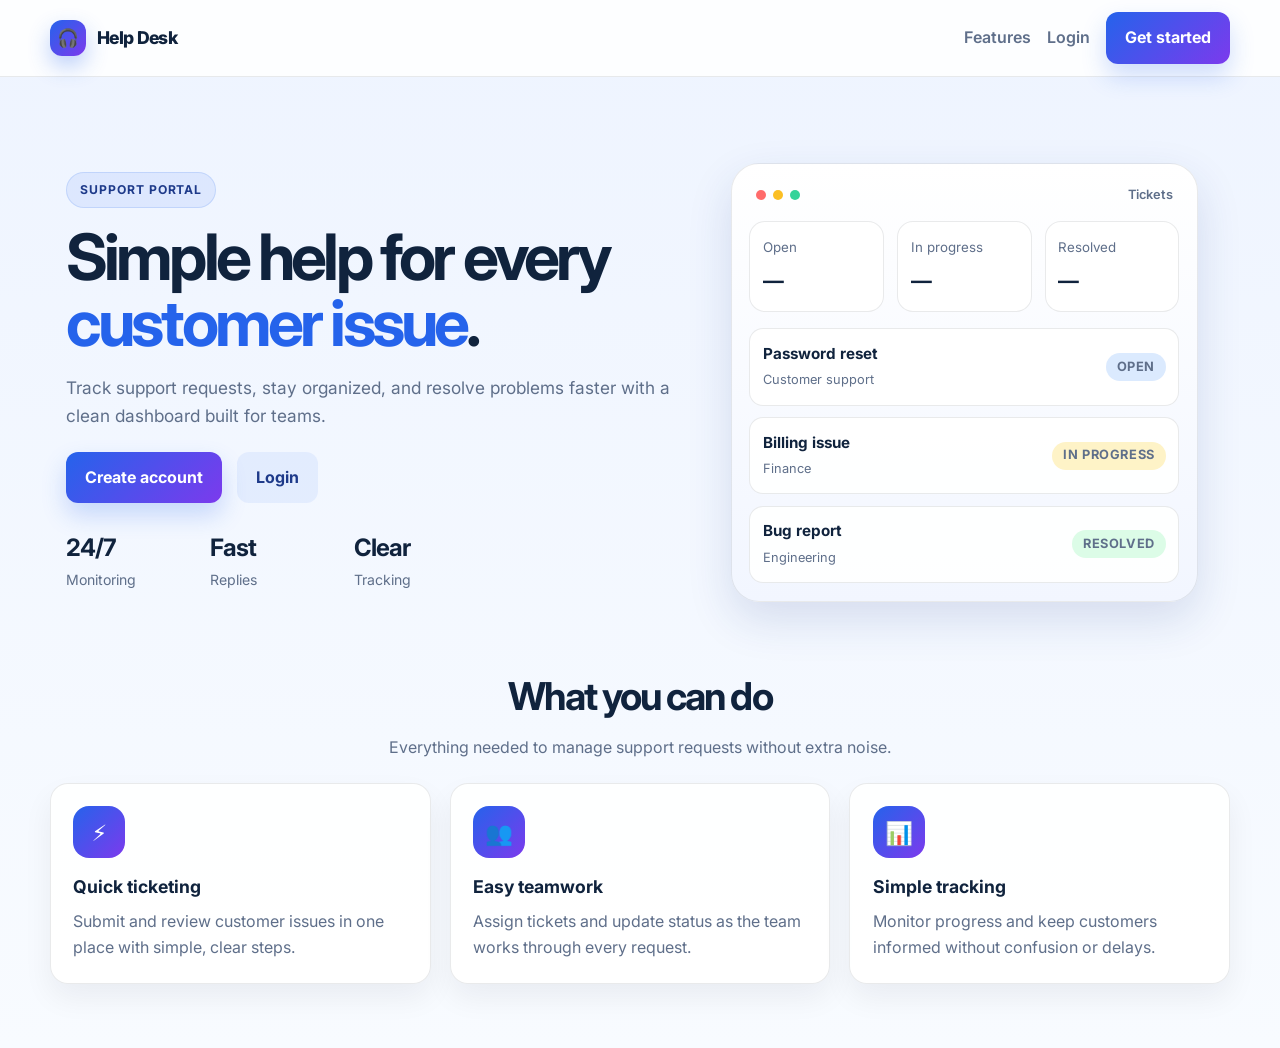
<file: helpdesk-frontend/index.html>
<!doctype html>
<html lang="en">
  <head>
    <meta charset="UTF-8" />
    <meta name="viewport" content="width=device-width, initial-scale=1.0" />
    <meta
      name="description"
      content="Help Desk support portal for managing customer issues."
    />
    <link
      href="https://fonts.googleapis.com/css2?family=Inter:wght@400;500;600;700;800&display=swap"
      rel="stylesheet"
    />
    <link rel="stylesheet" href="style.css" />
    <title>Help Desk</title>
  </head>
  <body>
    <!-- This is the landing page for the whole app. It routes users into the sign-in or sign-up flow. -->
    <header class="site-header">
      <div class="header-inner">
        <a href="index.html" class="brand" aria-label="Help Desk home">
          <span class="brand-mark">🎧</span>
          <span>Help Desk</span>
        </a>

        <nav class="header-nav" aria-label="Main navigation">
          <a href="#features" class="nav-link">Features</a>
          <a href="login.html" class="nav-link">Login</a>
          <a href="register.html" class="primary-btn">Get started</a>
        </nav>
      </div>
    </header>

    <main class="page-wrap">
      <section class="hero">
        <div class="hero-copy">
          <span class="eyebrow">Support portal</span>
          <h1>Simple help for every <strong>customer issue</strong>.</h1>
          <p class="hero-subtitle">
            Track support requests, stay organized, and resolve problems faster
            with a clean dashboard built for teams.
          </p>

          <div class="cta-row">
            <a href="register.html" class="primary-btn">Create account</a>
            <a href="login.html" class="secondary-btn">Login</a>
          </div>

          <div class="hero-stats">
            <div class="stat">
              <strong>24/7</strong>
              <span>Monitoring</span>
            </div>
            <div class="stat">
              <strong>Fast</strong>
              <span>Replies</span>
            </div>
            <div class="stat">
              <strong>Clear</strong>
              <span>Tracking</span>
            </div>
          </div>
        </div>

        <div class="hero-panel" aria-label="Dashboard preview">
          <div class="panel-window">
            <div class="panel-header">
              <div class="dots" aria-hidden="true">
                <span class="dot red"></span>
                <span class="dot yellow"></span>
                <span class="dot green"></span>
              </div>
              <span>Tickets</span>
            </div>

            <div class="preview-metrics">
              <div class="metric-card">
                <small>Open</small>
                <strong id="open-ticket-count">—</strong>
              </div>
              <div class="metric-card">
                <small>In progress</small>
                <strong id="in-progress-ticket-count">—</strong>
              </div>
              <div class="metric-card">
                <small>Resolved</small>
                <strong id="resolved-ticket-count">—</strong>
              </div>
            </div>

            <div class="preview-list">
              <div class="preview-item">
                <div>
                  <strong>Password reset</strong>
                  <span>Customer support</span>
                </div>
                <span class="badge badge-open">Open</span>
              </div>
              <div class="preview-item">
                <div>
                  <strong>Billing issue</strong>
                  <span>Finance</span>
                </div>
                <span class="badge badge-progress">In progress</span>
              </div>
              <div class="preview-item">
                <div>
                  <strong>Bug report</strong>
                  <span>Engineering</span>
                </div>
                <span class="badge badge-resolved">Resolved</span>
              </div>
            </div>
          </div>
        </div>
      </section>

      <section id="features" class="feature-section">
        <div class="section-header">
          <h2>What you can do</h2>
          <p>
            Everything needed to manage support requests without extra noise.
          </p>
        </div>

        <div class="feature-grid">
          <article class="feature-card">
            <div class="feature-icon">⚡</div>
            <h3>Quick ticketing</h3>
            <p>
              Submit and review customer issues in one place with simple, clear
              steps.
            </p>
          </article>

          <article class="feature-card">
            <div class="feature-icon">👥</div>
            <h3>Easy teamwork</h3>
            <p>
              Assign tickets and update status as the team works through every
              request.
            </p>
          </article>

          <article class="feature-card">
            <div class="feature-icon">📊</div>
            <h3>Simple tracking</h3>
            <p>
              Monitor progress and keep customers informed without confusion or
              delays.
            </p>
          </article>
        </div>
      </section>
    </main>

    <script>
      // The landing page has no session yet, so it asks the public stats endpoint for live ticket totals.
      fetch("http://localhost:8080/api/tickets/stats")
        .then((response) => {
          if (!response.ok) throw new Error("Could not load ticket statistics");
          return response.json();
        })
        .then((stats) => {
          document.getElementById("open-ticket-count").textContent = stats.open;
          document.getElementById("in-progress-ticket-count").textContent =
            stats.inProgress;
          document.getElementById("resolved-ticket-count").textContent =
            stats.resolved;
        })
        .catch(() => {
          // Keep an em dash visible when the backend or MongoDB is unavailable.
        });

      // If the user has a stored session, skip the landing page and jump straight to the dashboard.
      try {
        const user = localStorage.getItem("helpdesk_user");
        if (user) window.location.href = "dashboard.html";
      } catch (_) {}
    </script>
  </body>
</html>
</file>
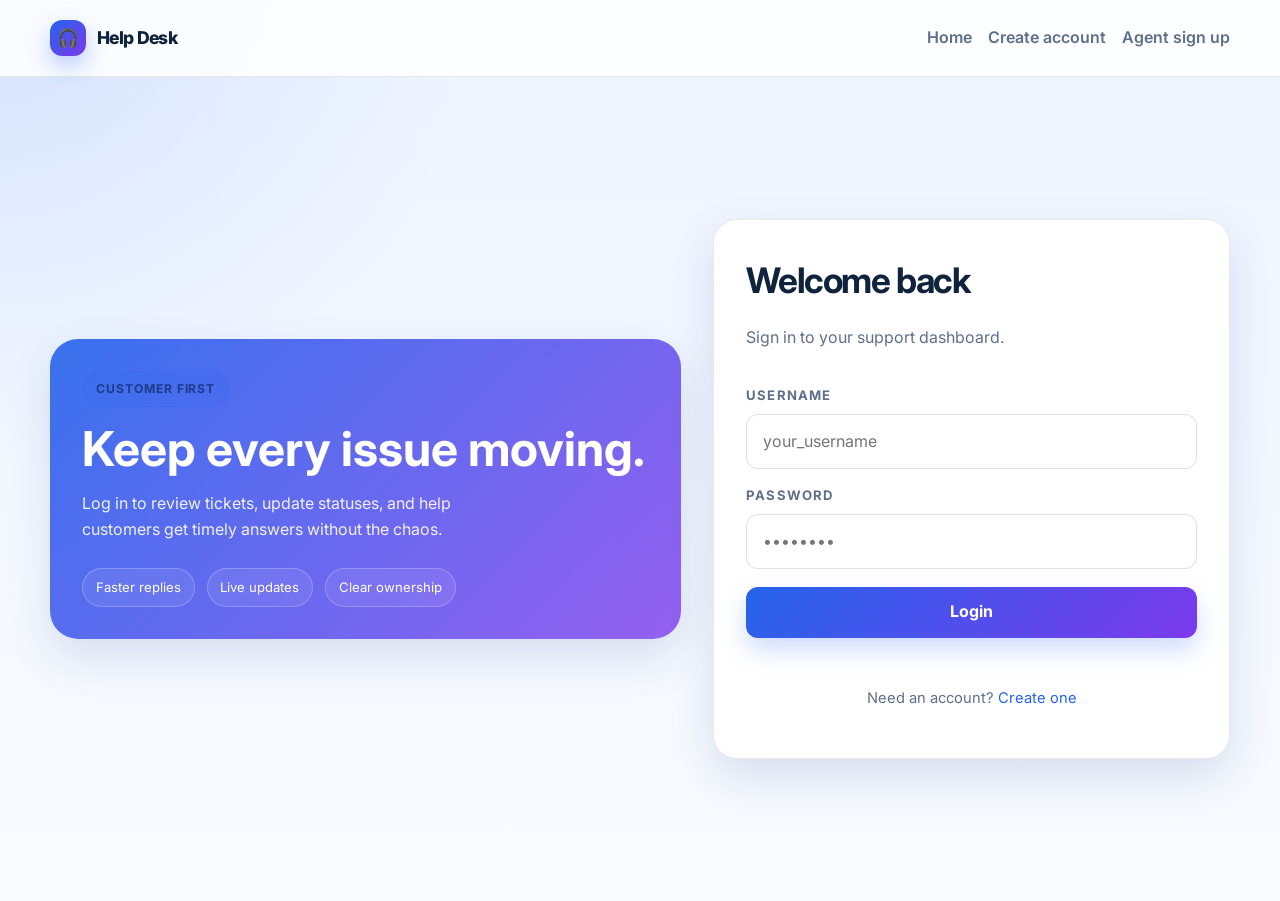
<file: helpdesk-frontend/dashboard.html>
<!DOCTYPE html>
<html lang="en">
<head>
  <meta charset="UTF-8">
  <meta name="viewport" content="width=device-width, initial-scale=1.0">
  <meta name="description" content="Main Help Desk dashboard for ticket management and support workflows.">
  <link href="https://fonts.googleapis.com/css2?family=Inter:wght@400;500;600;700;800&display=swap" rel="stylesheet">
  <link rel="stylesheet" href="style.css">
  <title>Dashboard — Help Desk</title>
</head>
<body>
  <!-- The dashboard is the main app shell after login. It switches between customer and agent views based on the stored user role. -->
  <header class="site-header">
    <div class="header-inner">
      <a href="index.html" class="brand" aria-label="Help Desk home">
        <span class="brand-mark">🎧</span>
        <span>Help Desk</span>
      </a>

      <div class="stack">
        <span id="welcome-text" class="welcome-badge"></span>
        <button id="logout-btn">Logout</button>
      </div>
    </div>
  </header>

  <main class="dashboard-shell">
    <div class="dashboard-topbar">
      <h1>Support dashboard</h1>
    </div>

    <!-- Tabs are the routing mechanism for this single-page dashboard. -->
    <nav class="tab-nav" id="tab-nav" aria-label="Ticket sections">
      <button class="tab-btn active" data-tab="tickets">My Tickets</button>
      <button class="tab-btn" data-tab="new-ticket">New Ticket</button>
      <button class="tab-btn agent-only hidden" data-tab="all-tickets">All Tickets</button>
    </nav>

    <section id="tab-tickets" class="tab-content">
      <div class="card">
        <div class="card-header">
          <h2 id="tickets-heading">My Tickets</h2>
          <button id="refresh-tickets-btn" class="btn-sm">↻ Refresh</button>
        </div>
        <div id="tickets-list"><p class="muted">Loading…</p></div>
      </div>
    </section>

    <section id="tab-new-ticket" class="tab-content hidden">
      <div class="card form-card">
        <div class="card-header">
          <h2>Raise a ticket</h2>
        </div>

        <label class="field-label" for="nt-title">Title</label>
        <input id="nt-title" type="text" placeholder="Brief summary of the issue" />

        <label class="field-label" for="nt-desc">Description</label>
        <textarea id="nt-desc" placeholder="Describe the issue in detail…"></textarea>

        <label class="field-label" for="nt-priority">Priority</label>
        <select id="nt-priority">
          <option value="LOW">Low</option>
          <option value="MEDIUM" selected>Medium</option>
          <option value="HIGH">High</option>
        </select>

        <button id="nt-submit" class="btn-full">Submit ticket</button>
        <p id="nt-msg" class="msg"></p>
      </div>
    </section>

    <section id="tab-all-tickets" class="tab-content hidden">
      <div class="card">
        <div class="card-header">
          <h2>All Tickets</h2>
          <button id="refresh-all-btn" class="btn-sm">↻ Refresh</button>
        </div>
        <div id="all-tickets-list"><p class="muted">Loading…</p></div>
      </div>
    </section>
  </main>

  <div id="modal-overlay" class="modal-overlay hidden">
    <div class="modal-box">
      <div class="modal-header">
        <h2 id="modal-title"></h2>
        <button id="modal-close" class="btn-sm">✕</button>
      </div>

      <div id="modal-meta" class="modal-meta"></div>
      <p id="modal-desc"></p>

      <!-- Agent-only controls appear when the logged-in user has an AGENT or ADMIN role. -->
      <div id="agent-actions" class="hidden">
        <div class="agent-actions-row">
          <select id="assign-agent-select"></select>
          <button id="assign-agent-btn" class="btn-sm">Assign agent</button>
          <select id="status-select">
            <option value="OPEN">OPEN</option>
            <option value="IN_PROGRESS">IN PROGRESS</option>
            <option value="RESOLVED">RESOLVED</option>
            <option value="CLOSED">CLOSED</option>
          </select>
          <button id="update-status-btn" class="btn-sm">Update status</button>
        </div>
        <p id="agent-action-msg" class="msg"></p>
      </div>

      <div id="admin-delete" class="hidden">
        <button id="delete-ticket-btn" class="btn-danger btn-sm">Delete ticket</button>
        <p id="delete-msg" class="msg"></p>
      </div>

      <div class="divider"></div>
      <h3>Comments</h3>
      <div id="comments-list" class="comments-list"></div>
      <textarea id="comment-body" placeholder="Write a comment…"></textarea>
      <button id="post-comment-btn" class="btn-sm">Post comment</button>
      <p id="comment-msg" class="msg"></p>
    </div>
  </div>

  <script src="app.js"></script>
</body>
</html>
</file>
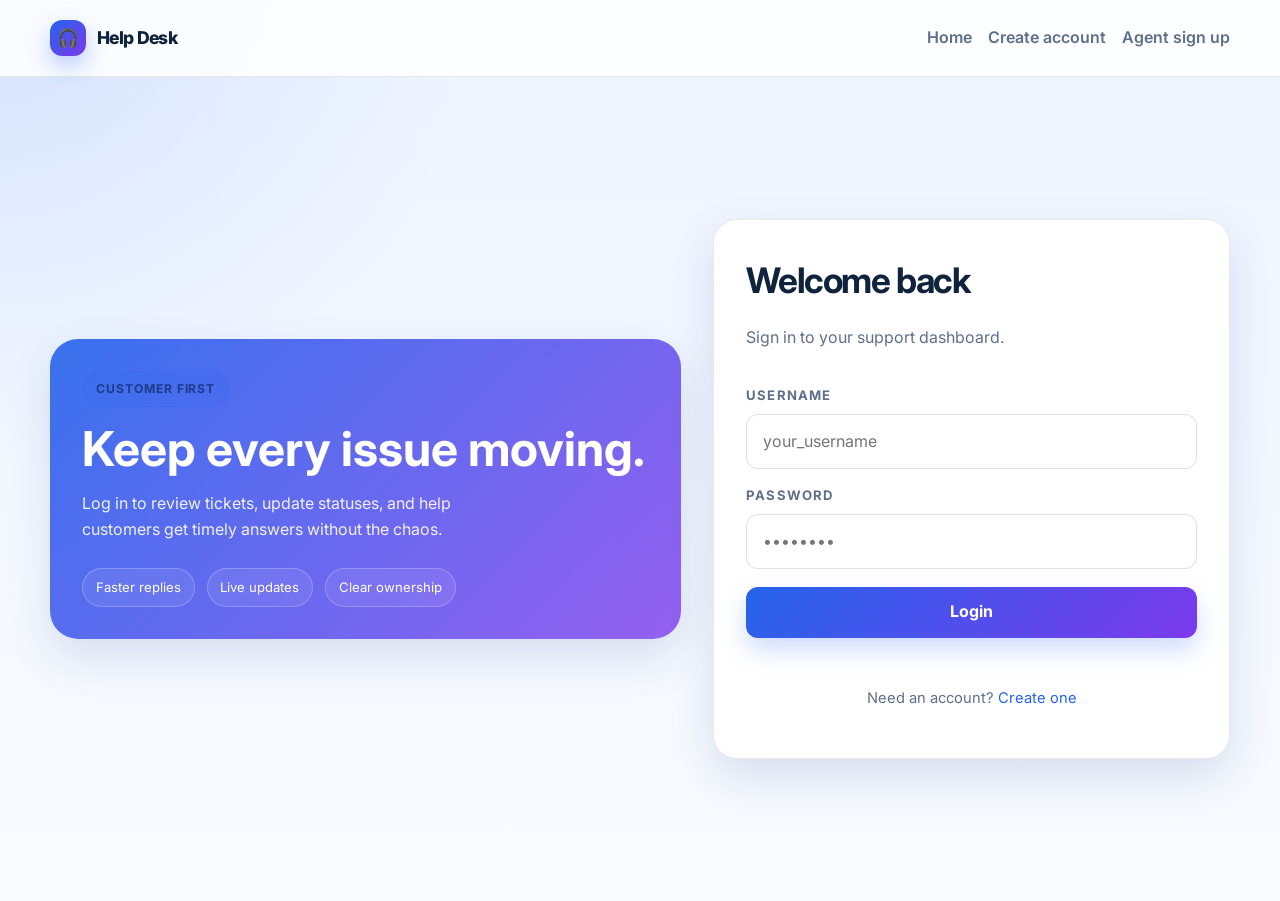
<file: helpdesk-frontend/login.html>
<!DOCTYPE html>
<html lang="en">
<head>
  <meta charset="UTF-8">
  <meta name="viewport" content="width=device-width, initial-scale=1.0">
  <meta name="description" content="Help Desk login page for agents and customers.">
  <link href="https://fonts.googleapis.com/css2?family=Inter:wght@400;500;600;700;800&display=swap" rel="stylesheet">
  <link rel="stylesheet" href="style.css">
  <title>Login — Help Desk</title>
</head>
<body class="auth-page">
  <!-- The public header is shared across the marketing/auth pages so the app feels like one system. -->
  <header class="site-header">
    <div class="header-inner">
      <a href="index.html" class="brand" aria-label="Help Desk home">
        <span class="brand-mark">🎧</span>
        <span>Help Desk</span>
      </a>
      <nav class="header-nav" aria-label="Main navigation">
        <a href="index.html" class="nav-link">Home</a>
        <a href="register.html" class="nav-link">Create account</a>
        <a href="register-agent.html" class="nav-link">Agent sign up</a>
      </nav>
    </div>
  </header>

  <main class="auth-shell">
    <!-- The left side explains the value of the platform and keeps the login page branded. -->
    <section class="auth-visual" aria-label="Support benefits overview">
      <span class="eyebrow">Customer first</span>
      <h2>Keep every issue moving.</h2>
      <p>Log in to review tickets, update statuses, and help customers get timely answers without the chaos.</p>
      <div class="auth-badges">
        <span>Faster replies</span>
        <span>Live updates</span>
        <span>Clear ownership</span>
      </div>
    </section>

    <section class="auth-panel" aria-label="Login form">
      <h1>Welcome back</h1>
      <p class="subtext">Sign in to your support dashboard.</p>

      <div class="form-grid">
        <label class="field-label" for="login-username">Username</label>
        <input id="login-username" type="text" placeholder="your_username" autocomplete="username" />

        <label class="field-label" for="login-password">Password</label>
        <input id="login-password" type="password" placeholder="••••••••" autocomplete="current-password" />
      </div>

      <button id="login-btn" class="btn-full">Login</button>
      <p id="login-msg" class="msg"></p>

      <p class="auth-meta">
        Need an account? <a href="register.html">Create one</a>
      </p>
    </section>
  </main>

  <script src="app.js"></script>
</body>
</html>
</file>
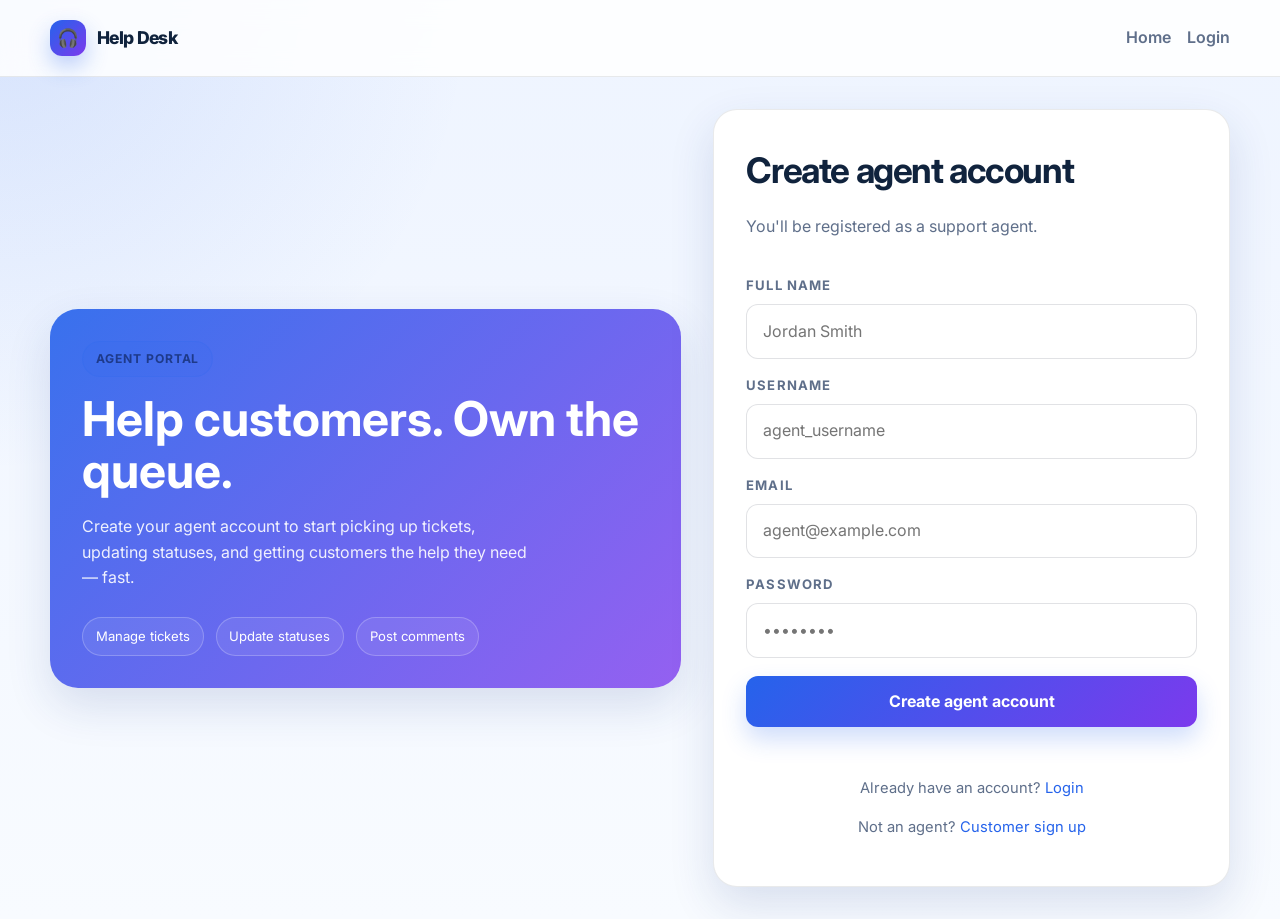
<file: helpdesk-frontend/register-agent.html>
<!DOCTYPE html>
<html lang="en">
<head>
  <meta charset="UTF-8">
  <meta name="viewport" content="width=device-width, initial-scale=1.0">
  <meta name="description" content="Create an agent account for the Help Desk support team.">
  <link href="https://fonts.googleapis.com/css2?family=Inter:wght@400;500;600;700;800&display=swap" rel="stylesheet">
  <link rel="stylesheet" href="style.css">
  <title>Agent Sign Up — Help Desk</title>
</head>
<body class="auth-page">
  <!-- This form explicitly creates an AGENT profile, which unlocks the support actions in the dashboard. -->
  <header class="site-header">
    <div class="header-inner">
      <a href="index.html" class="brand" aria-label="Help Desk home">
        <span class="brand-mark">🎧</span>
        <span>Help Desk</span>
      </a>
      <nav class="header-nav" aria-label="Main navigation">
        <a href="index.html" class="nav-link">Home</a>
        <a href="login.html" class="nav-link">Login</a>
      </nav>
    </div>
  </header>

  <main class="auth-shell">
    <section class="auth-visual" aria-label="Why join as an agent">
      <span class="eyebrow">Agent portal</span>
      <h2>Help customers. Own the queue.</h2>
      <p>Create your agent account to start picking up tickets, updating statuses, and getting customers the help they need — fast.</p>
      <div class="auth-badges">
        <span>Manage tickets</span>
        <span>Update statuses</span>
        <span>Post comments</span>
      </div>
    </section>

    <section class="auth-panel" aria-label="Agent registration form">
      <h2>Create agent account</h2>
      <p class="subtext">You'll be registered as a support agent.</p>

      <div class="form-grid">
        <label class="field-label" for="reg-name">Full name</label>
        <input id="reg-name" type="text" placeholder="Jordan Smith" autocomplete="name" />

        <label class="field-label" for="reg-username">Username</label>
        <input id="reg-username" type="text" placeholder="agent_username" autocomplete="username" />

        <label class="field-label" for="reg-email">Email</label>
        <input id="reg-email" type="email" placeholder="agent@example.com" autocomplete="email" />

        <label class="field-label" for="reg-password">Password</label>
        <input id="reg-password" type="password" placeholder="••••••••" autocomplete="new-password" />
      </div>

      <button id="reg-agent-btn" class="btn-full">Create agent account</button>
      <p id="reg-msg" class="msg"></p>

      <p class="auth-meta">
        Already have an account? <a href="login.html">Login</a>
      </p>
      <p class="auth-meta">
        Not an agent? <a href="register.html">Customer sign up</a>
      </p>
    </section>
  </main>

  <script src="app.js"></script>
</body>
</html>
</file>
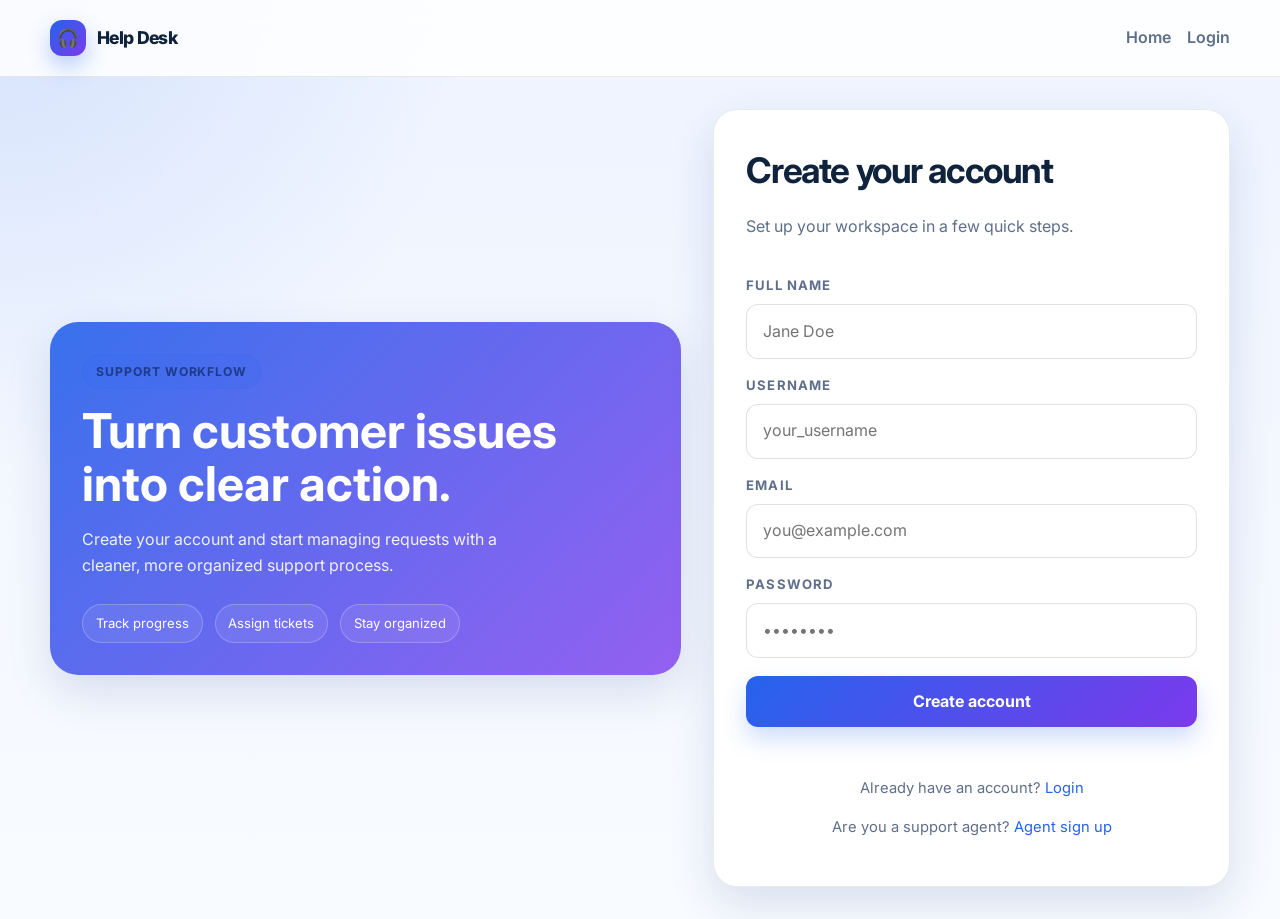
<file: helpdesk-frontend/register.html>
<!DOCTYPE html>
<html lang="en">
<head>
  <meta charset="UTF-8">
  <meta name="viewport" content="width=device-width, initial-scale=1.0">
  <meta name="description" content="Create a customer account for the Help Desk support portal.">
  <link href="https://fonts.googleapis.com/css2?family=Inter:wght@400;500;600;700;800&display=swap" rel="stylesheet">
  <link rel="stylesheet" href="style.css">
  <title>Register — Help Desk</title>
</head>
<body class="auth-page">
  <!-- This registration page creates a customer account by default. -->
  <header class="site-header">
    <div class="header-inner">
      <a href="index.html" class="brand" aria-label="Help Desk home">
        <span class="brand-mark">🎧</span>
        <span>Help Desk</span>
      </a>
      <nav class="header-nav" aria-label="Main navigation">
        <a href="index.html" class="nav-link">Home</a>
        <a href="login.html" class="nav-link">Login</a>
      </nav>
    </div>
  </header>

  <main class="auth-shell">
    <section class="auth-visual" aria-label="Why use Help Desk">
      <span class="eyebrow">Support workflow</span>
      <h2>Turn customer issues into clear action.</h2>
      <p>Create your account and start managing requests with a cleaner, more organized support process.</p>
      <div class="auth-badges">
        <span>Track progress</span>
        <span>Assign tickets</span>
        <span>Stay organized</span>
      </div>
    </section>

    <section class="auth-panel" aria-label="Registration form">
      <h2>Create your account</h2>
      <p class="subtext">Set up your workspace in a few quick steps.</p>

      <div class="form-grid">
        <label class="field-label" for="reg-name">Full name</label>
        <input id="reg-name" type="text" placeholder="Jane Doe" autocomplete="name" />

        <label class="field-label" for="reg-username">Username</label>
        <input id="reg-username" type="text" placeholder="your_username" autocomplete="username" />

        <label class="field-label" for="reg-email">Email</label>
        <input id="reg-email" type="email" placeholder="you@example.com" autocomplete="email" />

        <label class="field-label" for="reg-password">Password</label>
        <input id="reg-password" type="password" placeholder="••••••••" autocomplete="new-password" />
      </div>

      <button id="reg-btn" class="btn-full">Create account</button>
      <p id="reg-msg" class="msg"></p>

      <p class="auth-meta">
        Already have an account? <a href="login.html">Login</a>
      </p>
      <p class="auth-meta">
        Are you a support agent? <a href="register-agent.html">Agent sign up</a>
      </p>
    </section>
  </main>

  <script src="app.js"></script>
</body>
</html>
</file>
<file: helpdesk-frontend/style.css>
/*
  Global styling for the Help Desk project.
  This file controls the look and layout of the landing page, auth screens,
  the dashboard, and the ticket modal used by customers, agents, and admins.
*/

:root {
  --bg: #eef4ff;
  --bg-strong: #dfeaff;
  --card: #ffffff;
  --surface: #f7faff;
  --border: rgba(15, 23, 42, 0.09);
  --muted: #5f6f8a;
  --text: #10233d;
  --primary: #2563eb;
  --primary-deep: #1e3a8a;
  --primary-soft: rgba(37, 99, 235, 0.12);
  --accent: #7c3aed;
  --success: #16a34a;
  --danger: #dc2626;
  --danger-h: #b91c1c;
  --radius: 18px;
  --shadow: 0 18px 45px rgba(30, 58, 138, 0.14);
}

* {
  box-sizing: border-box;
}

html {
  scroll-behavior: smooth;
}

body {
  margin: 0;
  font-family: 'Inter', system-ui, -apple-system, 'Segoe UI', sans-serif;
  background: linear-gradient(180deg, #eef4ff 0%, #f8fbff 100%);
  color: var(--text);
  min-height: 100vh;
  line-height: 1.6;
}

img {
  max-width: 100%;
  display: block;
}

a {
  color: var(--primary);
  text-decoration: none;
}

a:hover {
  text-decoration: none;
}

button,
input,
textarea,
select {
  font: inherit;
}

.hidden {
  display: none !important;
}

/*
  Shared header and navigation.
*/
.site-header {
  position: sticky;
  top: 0;
  z-index: 30;
  background: rgba(255, 255, 255, 0.85);
  backdrop-filter: blur(12px);
  border-bottom: 1px solid var(--border);
}

.header-inner,
.hero,
.dashboard-shell,
.auth-shell,
.page-wrap {
  width: min(1180px, calc(100% - 32px));
  margin: 0 auto;
}

.header-inner {
  display: flex;
  align-items: center;
  justify-content: space-between;
  min-height: 76px;
  gap: 1rem;
}

.brand {
  display: inline-flex;
  align-items: center;
  gap: 0.7rem;
  font-weight: 800;
  color: var(--text);
  letter-spacing: -0.04em;
  font-size: 1.1rem;
}

.brand-mark {
  display: inline-grid;
  place-items: center;
  width: 36px;
  height: 36px;
  border-radius: 12px;
  background: linear-gradient(135deg, var(--primary), var(--accent));
  color: white;
  box-shadow: 0 10px 22px rgba(37, 99, 235, 0.3);
}

.header-nav {
  display: flex;
  align-items: center;
  gap: 1rem;
}

.nav-link {
  color: var(--muted);
  font-weight: 600;
  transition: color 0.2s ease;
}

.nav-link:hover {
  color: var(--primary);
}

/*
  Landing page hero and feature cards.
*/
.page-wrap {
  padding: 28px 0 64px;
}

.hero {
  display: grid;
  grid-template-columns: 1.1fr 0.9fr;
  align-items: center;
  gap: 2.4rem;
  padding: 42px 0 20px;
}

.hero-copy {
  padding: 14px 0;
}

.eyebrow {
  display: inline-flex;
  align-items: center;
  gap: 0.45rem;
  background: rgba(37, 99, 235, 0.09);
  color: var(--primary-deep);
  border: 1px solid rgba(37, 99, 235, 0.15);
  border-radius: 999px;
  padding: 0.45rem 0.8rem;
  font-size: 0.76rem;
  font-weight: 700;
  letter-spacing: 0.08em;
  text-transform: uppercase;
}

.hero h1 {
  margin: 1rem 0 1rem;
  font-size: clamp(2.5rem, 5vw, 4.4rem);
  line-height: 1.04;
  letter-spacing: -0.06em;
}

.hero h1 strong {
  color: var(--primary);
}

.hero-subtitle {
  max-width: 640px;
  color: var(--muted);
  font-size: 1.08rem;
  margin-bottom: 1.4rem;
}

.cta-row {
  display: flex;
  flex-wrap: wrap;
  gap: 0.9rem;
  margin-bottom: 1.2rem;
}

.hero-stats {
  display: flex;
  flex-wrap: wrap;
  gap: 1.5rem;
  margin-top: 1.6rem;
}

.stat {
  min-width: 120px;
}

.stat strong {
  display: block;
  font-size: 1.5rem;
  letter-spacing: -0.04em;
}

.stat span {
  color: var(--muted);
  font-size: 0.88rem;
}

.hero-panel {
  position: relative;
  padding: 1rem;
}

.panel-window {
  background: linear-gradient(180deg, #ffffff, #f2f6ff);
  border: 1px solid var(--border);
  border-radius: 28px;
  box-shadow: var(--shadow);
  padding: 1.1rem;
}

.panel-header {
  display: flex;
  align-items: center;
  justify-content: space-between;
  padding: 0.2rem 0.4rem 1rem;
  color: var(--muted);
  font-size: 0.8rem;
  font-weight: 600;
}

.dots {
  display: inline-flex;
  gap: 0.45rem;
}

.dot {
  width: 10px;
  height: 10px;
  border-radius: 50%;
}

.dot.red { background: #ff6b6b; }
.dot.yellow { background: #fbbf24; }
.dot.green { background: #34d399; }

.preview-metrics {
  display: grid;
  grid-template-columns: repeat(3, minmax(0, 1fr));
  gap: 0.8rem;
  margin-bottom: 1rem;
}

.metric-card {
  background: rgba(255, 255, 255, 0.9);
  border-radius: 16px;
  padding: 0.9rem 0.8rem;
  border: 1px solid var(--border);
}

.metric-card small {
  display: block;
  margin-bottom: 0.35rem;
  color: var(--muted);
}

.metric-card strong {
  font-size: 1.3rem;
  letter-spacing: -0.04em;
}

.preview-list {
  display: grid;
  gap: 0.7rem;
}

.preview-item {
  display: grid;
  grid-template-columns: 1fr auto;
  gap: 0.6rem;
  align-items: center;
  background: rgba(255, 255, 255, 0.9);
  border: 1px solid var(--border);
  border-radius: 14px;
  padding: 0.8rem;
}

.preview-item strong {
  display: block;
  font-size: 0.95rem;
}

.preview-item span {
  color: var(--muted);
  font-size: 0.8rem;
}

.feature-section {
  padding-top: 28px;
}

.section-header {
  margin-bottom: 1.4rem;
  text-align: center;
}

.section-header h2 {
  font-size: clamp(2rem, 3vw, 2.8rem);
  margin: 0 0 0.5rem;
  letter-spacing: -0.05em;
}

.section-header p {
  color: var(--muted);
  margin: 0 auto;
  max-width: 600px;
}

.feature-grid {
  display: grid;
  grid-template-columns: repeat(3, minmax(0, 1fr));
  gap: 1.2rem;
}

.feature-card {
  background: rgba(255, 255, 255, 0.9);
  border: 1px solid var(--border);
  border-radius: var(--radius);
  box-shadow: 0 14px 30px rgba(15, 23, 42, 0.06);
  padding: 1.4rem;
}

.feature-icon {
  width: 52px;
  height: 52px;
  border-radius: 16px;
  display: inline-grid;
  place-items: center;
  color: white;
  font-size: 1.4rem;
  margin-bottom: 0.9rem;
  background: linear-gradient(135deg, var(--primary), var(--accent));
}

.feature-card h3 {
  margin: 0 0 0.5rem;
  font-size: 1.1rem;
}

.feature-card p {
  margin: 0;
  color: var(--muted);
}

/*
  Buttons and reused form styles for auth and dashboard forms.
*/
.primary-btn,
.secondary-btn,
.btn,
.btn-link,
button {
  display: inline-flex;
  align-items: center;
  justify-content: center;
  border: none;
  border-radius: 12px;
  font-weight: 700;
  cursor: pointer;
  transition: transform 0.15s ease, box-shadow 0.15s ease;
}

.primary-btn,
.btn,
#login-btn,
#reg-btn,
#reg-agent-btn,
#nt-submit,
#logout-btn {
  background: linear-gradient(135deg, var(--primary), var(--accent));
  color: white;
  padding: 0.8rem 1.2rem;
  box-shadow: 0 12px 24px rgba(37, 99, 235, 0.22);
}

.secondary-btn,
.btn-link {
  background: rgba(37, 99, 235, 0.08);
  color: var(--primary-deep);
  padding: 0.8rem 1.2rem;
}

.primary-btn:hover,
.secondary-btn:hover,
.btn:hover,
.btn-link:hover,
button:hover {
  transform: translateY(-1px);
}

.btn-full {
  width: 100%;
  margin-top: 1.1rem;
}

.btn-sm {
  padding: 0.6rem 0.9rem;
  border-radius: 10px;
  font-size: 0.82rem;
}

.btn-danger {
  background: linear-gradient(135deg, var(--danger), #ef4444);
}

/*
  Auth page layout.
*/
.auth-page {
  background: radial-gradient(circle at top left, rgba(37, 99, 235, 0.12), transparent 30%), linear-gradient(180deg, #eef4ff 0%, #f8fbff 100%);
}

.auth-shell {
  display: grid;
  grid-template-columns: 1.1fr 0.9fr;
  align-items: center;
  gap: 2rem;
  min-height: calc(100vh - 76px);
  padding: 2rem 0;
}

.auth-visual {
  padding: 2rem;
  background: linear-gradient(135deg, rgba(37, 99, 235, 0.9), rgba(124, 58, 237, 0.8));
  color: white;
  border-radius: 28px;
  box-shadow: var(--shadow);
}

.auth-visual h2 {
  margin: 1rem 0;
  font-size: clamp(2rem, 4vw, 3rem);
  line-height: 1.1;
}

.auth-visual p {
  color: rgba(255, 255, 255, 0.9);
  max-width: 28rem;
}

.auth-badges {
  display: flex;
  flex-wrap: wrap;
  gap: 0.75rem;
  margin-top: 1.6rem;
}

.auth-badges span {
  padding: 0.5rem 0.8rem;
  border: 1px solid rgba(255, 255, 255, 0.22);
  border-radius: 999px;
  background: rgba(255, 255, 255, 0.08);
  font-size: 0.82rem;
}

.auth-panel {
  background: white;
  border: 1px solid var(--border);
  border-radius: 24px;
  padding: 2rem;
  box-shadow: var(--shadow);
}

.auth-panel h1,
.auth-panel h2 {
  margin: 0 0 0.5rem;
  font-size: clamp(1.8rem, 3vw, 2.2rem);
  letter-spacing: -0.04em;
}

.subtext {
  color: var(--muted);
  margin-bottom: 1.2rem;
}

.form-grid,
.form-card {
  display: flex;
  flex-direction: column;
}

.field-label {
  display: block;
  margin-top: 1rem;
  margin-bottom: 0.5rem;
  font-size: 0.82rem;
  font-weight: 700;
  color: var(--muted);
  text-transform: uppercase;
  letter-spacing: 0.08em;
}

input,
textarea,
select {
  width: 100%;
  padding: 0.85rem 1rem;
  border: 1px solid rgba(15, 23, 42, 0.12);
  border-radius: 12px;
  background: #fff;
  color: var(--text);
}

input:focus,
textarea:focus,
select:focus {
  outline: none;
  border-color: rgba(37, 99, 235, 0.5);
  box-shadow: 0 0 0 4px rgba(37, 99, 235, 0.12);
}

textarea {
  min-height: 120px;
  resize: vertical;
}

.msg {
  min-height: 1.3rem;
  margin-top: 0.8rem;
  color: var(--danger);
  font-size: 0.88rem;
}

.msg.ok {
  color: var(--success);
}

.auth-meta {
  margin-top: 1rem;
  text-align: center;
  color: var(--muted);
  font-size: 0.92rem;
}

/*
  Dashboard and ticket list styling.
*/
.dashboard-shell {
  padding: 1.5rem 0 3rem;
}

.dashboard-topbar {
  display: flex;
  align-items: center;
  justify-content: space-between;
  margin-bottom: 1.4rem;
}

.dashboard-topbar h1 {
  margin: 0;
  letter-spacing: -0.05em;
  font-size: clamp(2rem, 3vw, 2.5rem);
}

.stack {
  display: flex;
  align-items: center;
  gap: 0.8rem;
}

.welcome-badge {
  background: rgba(37, 99, 235, 0.09);
  color: var(--primary-deep);
  border: 1px solid rgba(37, 99, 235, 0.12);
  padding: 0.55rem 0.8rem;
  border-radius: 999px;
  font-size: 0.8rem;
  font-weight: 700;
}

.tab-nav {
  display: flex;
  gap: 0.5rem;
  padding: 0.55rem;
  background: rgba(255, 255, 255, 0.7);
  border: 1px solid var(--border);
  border-radius: 18px;
  width: fit-content;
  margin-bottom: 1.1rem;
}

.tab-btn {
  background: transparent;
  border: none;
  padding: 0.72rem 1rem;
  border-radius: 12px;
  font-weight: 700;
  color: var(--muted);
  cursor: pointer;
}

.tab-btn.active {
  background: linear-gradient(135deg, rgba(37, 99, 235, 0.12), rgba(124, 58, 237, 0.08));
  color: var(--primary-deep);
}

.card {
  background: white;
  border: 1px solid var(--border);
  border-radius: var(--radius);
  box-shadow: var(--shadow);
  padding: 1.3rem;
}

.form-card {
  max-width: 560px;
  margin: 0 auto;
}

.card-header {
  display: flex;
  align-items: center;
  justify-content: space-between;
  gap: 1rem;
  margin-bottom: 1rem;
}

.card-header h2 {
  margin: 0;
  font-size: 1.2rem;
}

.ticket-row {
  display: flex;
  align-items: center;
  justify-content: space-between;
  gap: 1rem;
  background: #fff;
  border: 1px solid var(--border);
  border-radius: 16px;
  padding: 0.95rem 1rem;
  cursor: pointer;
  margin-bottom: 0.8rem;
  transition: box-shadow 0.2s ease, border-color 0.2s ease;
}

.ticket-row:hover {
  border-color: rgba(37, 99, 235, 0.2);
  box-shadow: 0 12px 26px rgba(37, 99, 235, 0.1);
}

.ticket-row-main {
  display: flex;
  flex-direction: column;
  gap: 0.2rem;
  min-width: 0;
}

.ticket-title {
  font-weight: 700;
  font-size: 1rem;
  white-space: nowrap;
  overflow: hidden;
  text-overflow: ellipsis;
}

.ticket-meta {
  color: var(--muted);
  font-size: 0.8rem;
}

.ticket-row-badges {
  display: flex;
  align-items: center;
  gap: 0.5rem;
  flex-shrink: 0;
}

.badge {
  display: inline-flex;
  align-items: center;
  justify-content: center;
  padding: 0.24rem 0.66rem;
  border-radius: 999px;
  font-size: 0.7rem;
  font-weight: 700;
  letter-spacing: 0.05em;
  text-transform: uppercase;
}

.badge-open { background: #dbeafe; color: #1d4ed8; }
.badge-progress { background: #fef3c7; color: #92400e; }
.badge-resolved { background: #dcfce7; color: #15803d; }
.badge-closed { background: #e2e8f0; color: #475569; }
.badge-high { background: #fee2e2; color: #b91c1c; }
.badge-medium { background: #fef3c7; color: #92400e; }
.badge-low { background: #dcfce7; color: #166534; }

/*
  Modal dialog for ticket detail and comments.
*/
.modal-overlay {
  position: fixed;
  inset: 0;
  background: rgba(15, 23, 42, 0.45);
  display: flex;
  align-items: center;
  justify-content: center;
  padding: 1.2rem;
  z-index: 100;
}

.modal-box {
  width: min(680px, 100%);
  max-height: 92vh;
  overflow-y: auto;
  background: white;
  border-radius: 24px;
  border: 1px solid var(--border);
  box-shadow: 0 28px 60px rgba(15, 23, 42, 0.25);
  padding: 1.4rem;
}

.modal-header {
  display: flex;
  align-items: flex-start;
  justify-content: space-between;
  gap: 1rem;
  margin-bottom: 0.8rem;
}

.modal-header h2 {
  margin: 0;
  line-height: 1.2;
  letter-spacing: -0.04em;
}

.modal-meta {
  display: flex;
  flex-wrap: wrap;
  gap: 0.5rem;
  align-items: center;
  margin-bottom: 0.8rem;
}

#agent-actions,
#admin-delete {
  margin: 1rem 0;
}

.agent-actions-row {
  display: flex;
  flex-wrap: wrap;
  gap: 0.65rem;
  align-items: center;
}

#assign-agent-select,
#status-select {
  min-width: 180px;
  flex: 1 1 180px;
}

.divider {
  border: none;
  border-top: 1px solid var(--border);
  margin: 1rem 0;
}

.comment-item {
  background: var(--surface);
  border: 1px solid var(--border);
  border-radius: 14px;
  padding: 0.8rem 0.9rem;
  margin-bottom: 0.7rem;
}

.comment-body {
  color: var(--text);
  font-size: 0.95rem;
}

.comment-meta {
  margin-top: 0.35rem;
  color: var(--muted);
  font-size: 0.78rem;
}

.comments-list {
  margin-bottom: 0.9rem;
}

.muted {
  color: var(--muted);
}

@media (max-width: 900px) {
  .hero,
  .auth-shell,
  .feature-grid {
    grid-template-columns: 1fr;
  }

  .auth-visual {
    min-height: 0;
  }
}

@media (max-width: 640px) {
  .header-inner,
  .dashboard-topbar,
  .card-header,
  .ticket-row {
    flex-direction: column;
    align-items: flex-start;
  }

  .header-nav {
    gap: 0.75rem;
    font-size: 0.9rem;
  }

  .hero {
    padding-top: 24px;
  }

  .tab-nav {
    width: 100%;
    justify-content: stretch;
  }

  .tab-btn {
    flex: 1;
  }
}
</file>
